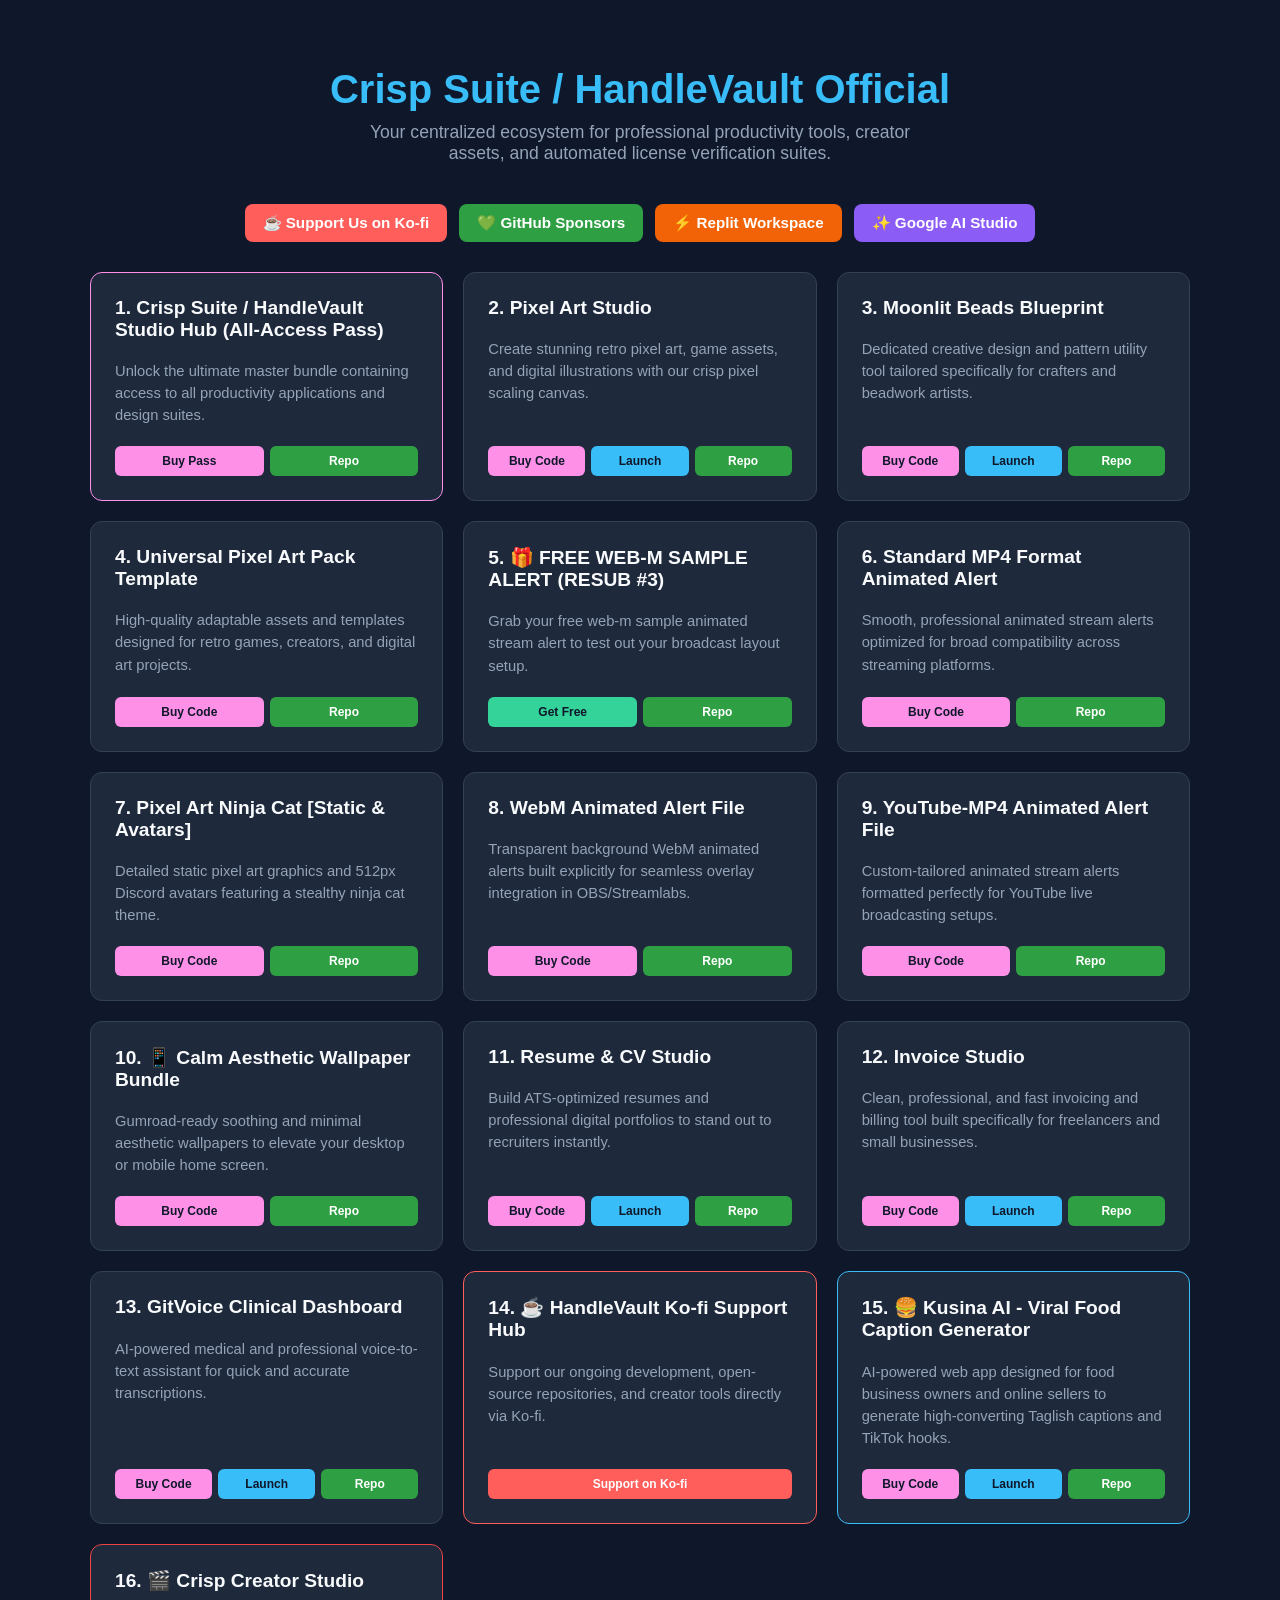
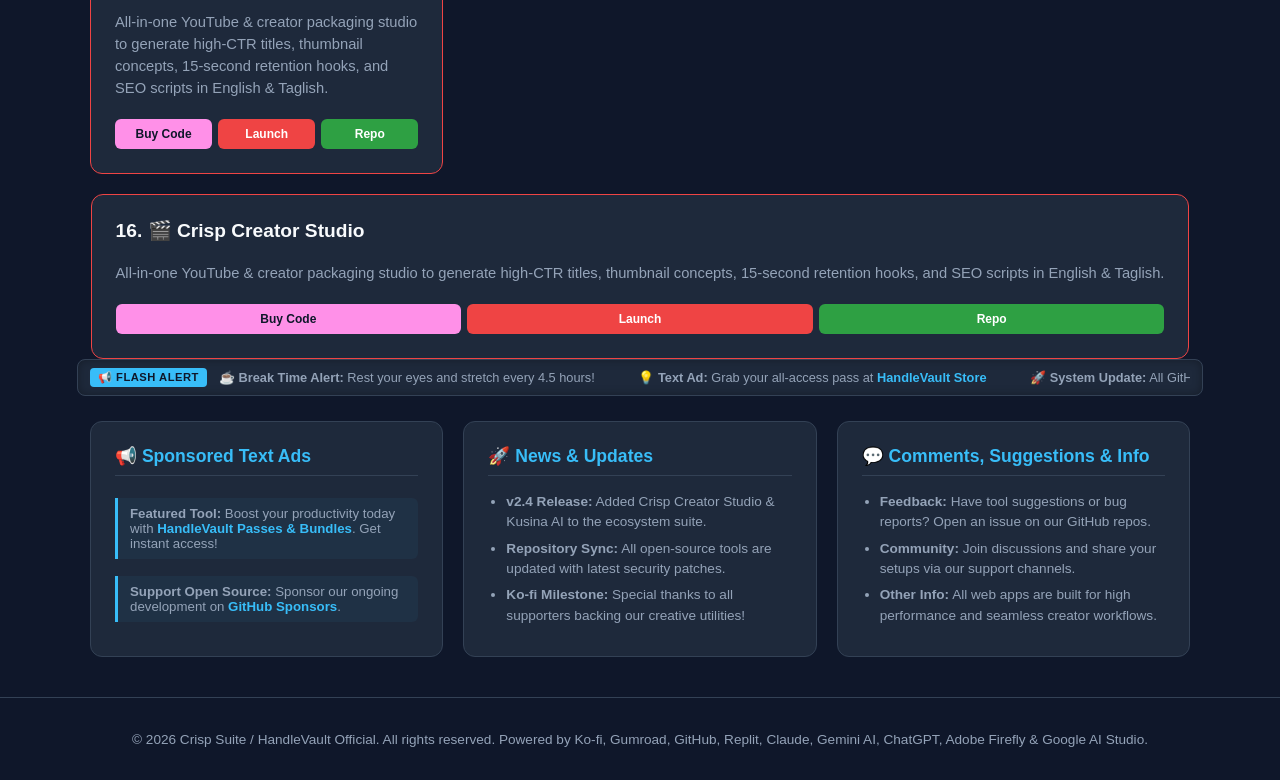
<file: index.html>
<!DOCTYPE html>
<html lang="en">
<head>
    <meta charset="UTF-8">
    <meta name="viewport" content="width=device-width, initial-scale=1.0">
    <title>Crisp Suite / HandleVault Official | Creator & Productivity Suite</title>
    <!-- Favicon Set-and-Forget (Inline SVG Shield/Vault Icon) -->
    <link rel="icon" type="image/svg+xml" href="data:image/svg+xml,<svg xmlns=%22http://www.w3.org/2000/svg%22 viewBox=%220 0 24 24%22 fill=%22%2338bdf8%22><path d=%22M12 1L3 5v6c0 5.55 3.84 10.74 9 12 5.16-1.26 9-6.45 9-12V5l-9-4zm0 10.99h7c-.53 4.12-3.28 7.79-7 8.94V12H5V6.3l7-3.11v8.8z%22/></svg>">
    <style>
        :root {
            --bg-color: #0f172a;
            --card-bg: #1e293b;
            --accent-color: #38bdf8;
            --text-color: #f8fafc;
            --text-secondary: #94a3b8;
            --border-color: #334155;
            --btn-gumroad: #ff90e8;
            --btn-github: #2ea043;
            --btn-replit: #f26207;
            --btn-ai: #8b5cf6;
            --btn-kofi: #ff5e5b;
            --btn-free: #34d399;
        }
        body {
            font-family: 'Segoe UI', Tahoma, Geneva, Verdana, sans-serif;
            background-color: var(--bg-color);
            color: var(--text-color);
            margin: 0;
            padding: 0;
            display: flex;
            flex-direction: column;
            align-items: center;
            min-height: 100vh;
        }
        header {
            text-align: center;
            padding: 40px 20px 20px;
        }
        header h1 {
            font-size: 2.5rem;
            margin-bottom: 10px;
            color: var(--accent-color);
        }
        header p {
            color: var(--text-secondary);
            font-size: 1.1rem;
            max-width: 600px;
            margin: 0 auto;
        }
        .ecosystem-nav {
            display: flex;
            gap: 12px;
            justify-content: center;
            flex-wrap: wrap;
            margin: 20px 0 30px;
            padding: 0 20px;
        }
        .nav-link {
            padding: 10px 18px;
            border-radius: 8px;
            font-weight: bold;
            text-decoration: none;
            color: white;
            font-size: 0.95rem;
            transition: opacity 0.2s;
        }
        .nav-github { background-color: var(--btn-github); }
        .nav-replit { background-color: var(--btn-replit); }
        .nav-ai { background-color: var(--btn-ai); }
        .nav-kofi { background-color: var(--btn-kofi); }
        .nav-link:hover { opacity: 0.85; }

        .container {
            max-width: 1100px;
            width: 90%;
            margin: 0 auto 20px;
            display: grid;
            grid-template-columns: repeat(auto-fit, minmax(320px, 1fr));
            gap: 20px;
        }
        .card {
            background-color: var(--card-bg);
            border: 1px solid var(--border-color);
            border-radius: 12px;
            padding: 24px;
            display: flex;
            flex-direction: column;
            justify-content: space-between;
            transition: transform 0.2s ease, border-color 0.2s ease;
        }
        .card:hover {
            transform: translateY(-4px);
            border-color: var(--accent-color);
        }
        .card h3 {
            margin-top: 0;
            font-size: 1.2rem;
            color: var(--text-color);
        }
        .card p {
            color: var(--text-secondary);
            font-size: 0.92rem;
            line-height: 1.5;
            margin-bottom: 20px;
        }
        .btn-group {
            display: flex;
            gap: 6px;
            flex-wrap: wrap;
        }
        .btn {
            flex: 1;
            min-width: 75px;
            display: inline-block;
            background-color: var(--accent-color);
            color: #0f172a;
            padding: 8px 4px;
            border-radius: 6px;
            text-decoration: none;
            font-weight: bold;
            font-size: 0.75rem;
            text-align: center;
            transition: opacity 0.2s;
        }
        .btn:hover { opacity: 0.9; }
        .btn-buy { background-color: var(--btn-gumroad); color: #0f172a; }
        .btn-free { background-color: var(--btn-free); color: #0f172a; }
        .btn-repo { background-color: #2ea043; color: #ffffff; }
        .btn-app { background-color: #38bdf8; color: #0f172a; }
        .btn-kofi { background-color: var(--btn-kofi); color: #ffffff; }

        /* Flashing / Scrolling Text Ads & Updates Bar */
        .flash-ticker-bar {
            max-width: 1100px;
            width: 90%;
            margin: 0 auto 25px;
            background-color: var(--card-bg);
            border: 1px solid var(--border-color);
            border-radius: 8px;
            padding: 8px 12px;
            display: flex;
            align-items: center;
            overflow: hidden;
            box-shadow: inset 0 0 10px rgba(0,0,0,0.3);
        }
        .flash-badge {
            background-color: var(--accent-color);
            color: #0f172a;
            font-size: 0.7rem;
            font-weight: bold;
            padding: 3px 8px;
            border-radius: 4px;
            margin-right: 12px;
            white-space: nowrap;
            text-transform: uppercase;
            letter-spacing: 0.5px;
        }
        .ticker-wrap {
            overflow: hidden;
            white-space: nowrap;
            width: 100%;
        }
        .ticker-content {
            display: inline-block;
            animation: tickerScroll 28s linear infinite;
            font-size: 0.8rem;
            color: var(--text-secondary);
        }
        .ticker-content span {
            margin-right: 40px;
        }
        .ticker-content a {
            color: var(--accent-color);
            text-decoration: none;
            font-weight: bold;
        }
        .ticker-content a:hover {
            text-decoration: underline;
        }
        @keyframes tickerScroll {
            0% { transform: translateX(100%); }
            100% { transform: translateX(-100%); }
        }

        /* Bottom Community Hub & Text Ads Section Styles */
        .bottom-hub {
            max-width: 1100px;
            width: 90%;
            margin: 0 auto 40px;
            display: grid;
            grid-template-columns: repeat(auto-fit, minmax(320px, 1fr));
            gap: 20px;
        }
        .hub-box {
            background-color: var(--card-bg);
            border: 1px solid var(--border-color);
            border-radius: 12px;
            padding: 24px;
            display: flex;
            flex-direction: column;
            justify-content: space-between;
        }
        .hub-box h3 {
            color: var(--accent-color);
            margin-top: 0;
            font-size: 1.1rem;
            margin-bottom: 16px;
            border-bottom: 1px solid var(--border-color);
            padding-bottom: 8px;
        }
        .text-ad {
            background: rgba(56, 189, 248, 0.05);
            border-left: 3px solid var(--accent-color);
            padding: 8px 12px;
            margin-bottom: 10px;
            border-radius: 0 6px 6px 0;
            font-size: 0.83rem;
            color: var(--text-secondary);
        }
        .text-ad a {
            color: var(--accent-color);
            text-decoration: none;
            font-weight: bold;
        }
        .text-ad a:hover {
            text-decoration: underline;
        }
        .hub-box ul {
            color: var(--text-secondary);
            line-height: 1.5;
            margin: 0;
            padding-left: 18px;
            font-size: 0.85rem;
        }
        .hub-box li {
            margin-bottom: 6px;
        }

        footer {
            text-align: center;
            padding: 20px;
            color: var(--text-secondary);
            font-size: 0.85rem;
            border-top: 1px solid var(--border-color);
            width: 100%;
            margin-top: auto;
        }
    </style>
</head>
<body>

    <header>
        <h1>Crisp Suite / HandleVault Official</h1>
        <p>Your centralized ecosystem for professional productivity tools, creator assets, and automated license verification suites.</p>
    </header>

    <!-- Ecosystem Developer, Funding & Support Navigation -->
    <div class="ecosystem-nav">
        <a href="https://ko-fi.com/handlevaultofficial" target="_blank" class="nav-link nav-kofi">☕ Support Us on Ko-fi</a>
        <a href="https://github.com/sponsors/handlevault-official" target="_blank" class="nav-link nav-github">💚 GitHub Sponsors</a>
        <a href="https://replit.com/@handlevault" target="_blank" class="nav-link nav-replit">⚡ Replit Workspace</a>
        <a href="https://aistudio.google.com" target="_blank" class="nav-link nav-ai">✨ Google AI Studio</a>
    </div>

    <div class="container">
        <!-- 1. HandleVault Studio Hub (All-Access Pass) -->
        <div class="card" style="border-color: var(--btn-gumroad);">
            <div>
                <h3>1. Crisp Suite / HandleVault Studio Hub (All-Access Pass)</h3>
                <p>Unlock the ultimate master bundle containing access to all productivity applications and design suites.</p>
            </div>
            <div class="btn-group">
                <a href="https://vaultkeeper117.gumroad.com/l/ztzxpg" target="_blank" class="btn btn-buy">Buy Pass</a>
                <a href="https://github.com/handlevault-official/kofi-files" target="_blank" class="btn btn-repo">Repo</a>
            </div>
        </div>

        <!-- 2. Pixel Art Studio -->
        <div class="card">
            <div>
                <h3>2. Pixel Art Studio</h3>
                <p>Create stunning retro pixel art, game assets, and digital illustrations with our crisp pixel scaling canvas.</p>
            </div>
            <div class="btn-group">
                <a href="https://vaultkeeper117.gumroad.com/l/xwzxwp" target="_blank" class="btn btn-buy">Buy Code</a>
                <a href="https://handlevault-official.github.io/crisp-pixel-studio/" target="_blank" class="btn btn-app">Launch</a>
                <a href="https://github.com/handlevault-official/crisp-pixel-studio" target="_blank" class="btn btn-repo">Repo</a>
            </div>
        </div>

        <!-- 3. Moonlit Beads Blueprint -->
        <div class="card">
            <div>
                <h3>3. Moonlit Beads Blueprint</h3>
                <p>Dedicated creative design and pattern utility tool tailored specifically for crafters and beadwork artists.</p>
            </div>
            <div class="btn-group">
                <a href="https://vaultkeeper117.gumroad.com/l/ztzxpg" target="_blank" class="btn btn-buy">Buy Code</a>
                <a href="https://handlevault-official.github.io/crisp-moonlit-beads-blueprint-studio/" target="_blank" class="btn btn-app">Launch</a>
                <a href="https://github.com/handlevault-official/crisp-moonlit-beads-blueprint-studio" target="_blank" class="btn btn-repo">Repo</a>
            </div>
        </div>

        <!-- 4. Universal Product Template (Pixel Art Pack) -->
        <div class="card">
            <div>
                <h3>4. Universal Pixel Art Pack Template</h3>
                <p>High-quality adaptable assets and templates designed for retro games, creators, and digital art projects.</p>
            </div>
            <div class="btn-group">
                <a href="https://vaultkeeper117.gumroad.com/l/xwzxwp" target="_blank" class="btn btn-buy">Buy Code</a>
                <a href="https://github.com/handlevault-official/kofi-files" target="_blank" class="btn btn-repo">Repo</a>
            </div>
        </div>

        <!-- 5. FREE WEB-M SAMPLE ALERT -->
        <div class="card">
            <div>
                <h3>5. 🎁 FREE WEB-M SAMPLE ALERT (RESUB #3)</h3>
                <p>Grab your free web-m sample animated stream alert to test out your broadcast layout setup.</p>
            </div>
            <div class="btn-group">
                <a href="https://vaultkeeper117.gumroad.com/l/copzec" target="_blank" class="btn btn-free">Get Free</a>
                <a href="https://github.com/handlevault-official/kofi-files" target="_blank" class="btn btn-repo">Repo</a>
            </div>
        </div>

        <!-- 6. Standard MP4 Format Animated Alert -->
        <div class="card">
            <div>
                <h3>6. Standard MP4 Format Animated Alert</h3>
                <p>Smooth, professional animated stream alerts optimized for broad compatibility across streaming platforms.</p>
            </div>
            <div class="btn-group">
                <a href="https://vaultkeeper117.gumroad.com/l/dkmedq" target="_blank" class="btn btn-buy">Buy Code</a>
                <a href="https://github.com/handlevault-official/kofi-files" target="_blank" class="btn btn-repo">Repo</a>
            </div>
        </div>

        <!-- 7. Pixel Art Ninja Cat -->
        <div class="card">
            <div>
                <h3>7. Pixel Art Ninja Cat [Static & Avatars]</h3>
                <p>Detailed static pixel art graphics and 512px Discord avatars featuring a stealthy ninja cat theme.</p>
            </div>
            <div class="btn-group">
                <a href="https://vaultkeeper117.gumroad.com/l/lhhxej" target="_blank" class="btn btn-buy">Buy Code</a>
                <a href="https://github.com/handlevault-official/kofi-files" target="_blank" class="btn btn-repo">Repo</a>
            </div>
        </div>

        <!-- 8. WebM Animated Alert File -->
        <div class="card">
            <div>
                <h3>8. WebM Animated Alert File</h3>
                <p>Transparent background WebM animated alerts built explicitly for seamless overlay integration in OBS/Streamlabs.</p>
            </div>
            <div class="btn-group">
                <a href="https://vaultkeeper117.gumroad.com/l/fanvlu" target="_blank" class="btn btn-buy">Buy Code</a>
                <a href="https://github.com/handlevault-official/kofi-files" target="_blank" class="btn btn-repo">Repo</a>
            </div>
        </div>

        <!-- 9. YouTube-MP4 Animated Alert File -->
        <div class="card">
            <div>
                <h3>9. YouTube-MP4 Animated Alert File</h3>
                <p>Custom-tailored animated stream alerts formatted perfectly for YouTube live broadcasting setups.</p>
            </div>
            <div class="btn-group">
                <a href="https://vaultkeeper117.gumroad.com/l/aihkjh" target="_blank" class="btn btn-buy">Buy Code</a>
                <a href="https://github.com/handlevault-official/kofi-files" target="_blank" class="btn btn-repo">Repo</a>
            </div>
        </div>

        <!-- 10. Calm Aesthetic Wallpaper Bundle -->
        <div class="card">
            <div>
                <h3>10. 📱 Calm Aesthetic Wallpaper Bundle</h3>
                <p>Gumroad-ready soothing and minimal aesthetic wallpapers to elevate your desktop or mobile home screen.</p>
            </div>
            <div class="btn-group">
                <a href="https://vaultkeeper117.gumroad.com/l/echfl" target="_blank" class="btn btn-buy">Buy Code</a>
                <a href="https://github.com/handlevault-official/kofi-files" target="_blank" class="btn btn-repo">Repo</a>
            </div>
        </div>

        <!-- 11. Resume & CV Studio App Hub -->
        <div class="card">
            <div>
                <h3>11. Resume & CV Studio</h3>
                <p>Build ATS-optimized resumes and professional digital portfolios to stand out to recruiters instantly.</p>
            </div>
            <div class="btn-group">
                <a href="https://vaultkeeper117.gumroad.com/l/ztzxpg" target="_blank" class="btn btn-buy">Buy Code</a>
                <a href="https://handlevault-official.github.io/crisp-resume-CV-studio/" target="_blank" class="btn btn-app">Launch</a>
                <a href="https://github.com/handlevault-official/crisp-resume-CV-studio" target="_blank" class="btn btn-repo">Repo</a>
            </div>
        </div>

        <!-- 12. Invoice Studio App Hub -->
        <div class="card">
            <div>
                <h3>12. Invoice Studio</h3>
                <p>Clean, professional, and fast invoicing and billing tool built specifically for freelancers and small businesses.</p>
            </div>
            <div class="btn-group">
                <a href="https://vaultkeeper117.gumroad.com/l/ztzxpg" target="_blank" class="btn btn-buy">Buy Code</a>
                <a href="https://handlevault-official.github.io/crisp-invoice-studio" target="_blank" class="btn btn-app">Launch</a>
                <a href="https://github.com/handlevault-official/crisp-invoice-studio" target="_blank" class="btn btn-repo">Repo</a>
            </div>
        </div>

        <!-- 13. GitVoice Clinical Dashboard Hub -->
        <div class="card">
            <div>
                <h3>13. GitVoice Clinical Dashboard</h3>
                <p>AI-powered medical and professional voice-to-text assistant for quick and accurate transcriptions.</p>
            </div>
            <div class="btn-group">
                <a href="https://vaultkeeper117.gumroad.com/l/ztzxpg" target="_blank" class="btn btn-buy">Buy Code</a>
                <a href="https://handlevault-official.github.io/gitvoice-clinical-dashboard/" target="_blank" class="btn btn-app">Launch</a>
                <a href="https://github.com/handlevault-official/gitvoice-clinical-dashboard" target="_blank" class="btn btn-repo">Repo</a>
            </div>
        </div>

        <!-- 14. HandleVault Official Ko-fi Support Hub -->
        <div class="card" style="border-color: var(--btn-kofi);">
            <div>
                <h3>14. ☕ HandleVault Ko-fi Support Hub</h3>
                <p>Support our ongoing development, open-source repositories, and creator tools directly via Ko-fi.</p>
            </div>
            <div class="btn-group">
                <a href="https://ko-fi.com/handlevaultofficial" target="_blank" class="btn btn-kofi" style="width: 100%;">Support on Ko-fi</a>
            </div>
        </div>
        
        <!-- 15. Kusina AI - Viral Food Caption Generator -->
        <div class="card" style="border-color: var(--accent-color);">
            <div>
                <h3>15. 🍔 Kusina AI - Viral Food Caption Generator</h3>
                <p>AI-powered web app designed for food business owners and online sellers to generate high-converting Taglish captions and TikTok hooks.</p>
            </div>
            <div class="btn-group">
                <a href="https://vaultkeeper117.gumroad.com/l/ztzxpg" target="_blank" class="btn btn-buy">Buy Code</a>
                <a href="https://handlevault-official.github.io/kusina-ai/" target="_blank" class="btn btn-app">Launch</a>
                <a href="https://github.com/handlevault-official/kusina-ai" target="_blank" class="btn btn-repo">Repo</a>
            </div>
        </div>

        <!-- 16. Crisp Creator Studio -->
        <div class="card" style="border-color: #ef4444;">
            <div>
                <h3>16. 🎬 Crisp Creator Studio</h3>
                <p>All-in-one YouTube & creator packaging studio to generate high-CTR titles, thumbnail concepts, 15-second retention hooks, and SEO scripts in English & Taglish.</p>
            </div>
            <div class="btn-group">
                <a href="https://vaultkeeper117.gumroad.com/l/ztzxpg" target="_blank" class="btn btn-buy">Buy Code</a>
                <a href="https://handlevault-official.github.io/crisp-creator-studio/" target="_blank" class="btn btn-app" style="background-color: #ef4444; color: white;">Launch</a>
                <a href="https://github.com/handlevault-official/crisp-creator-studio" target="_blank" class="btn btn-repo">Repo</a>
            </div>
        </div>
    </div> <!-- Katapusan ng .container grid -->

    <!-- 16. Crisp Creator Studio -->
        <div class="card" style="border-color: #ef4444;">
            <div>
                <h3>16. 🎬 Crisp Creator Studio</h3>
                <p>All-in-one YouTube & creator packaging studio to generate high-CTR titles, thumbnail concepts, 15-second retention hooks, and SEO scripts in English & Taglish.</p>
            </div>
            <div class="btn-group">
                <a href="https://vaultkeeper117.gumroad.com/l/ztzxpg" target="_blank" class="btn btn-buy">Buy Code</a>
                <a href="https://handlevault-official.github.io/crisp-creator-studio/" target="_blank" class="btn btn-app" style="background-color: #ef4444; color: white;">Launch</a>
                <a href="https://github.com/handlevault-official/crisp-creator-studio" target="_blank" class="btn btn-repo">Repo</a>
            </div>
        </div>
    </div> <!-- Katapusan ng .container grid -->

    <!-- Live Flashing Text Ads & Updates Ticker Bar -->
    <div class="flash-ticker-bar">
        <div class="flash-badge">📢 FLASH ALERT</div>
        <div class="ticker-wrap">
            <div class="ticker-content">
                <span>☕ <strong>Break Time Alert:</strong> Rest your eyes and stretch every 4.5 hours!</span>
                <span>💡 <strong>Text Ad:</strong> Grab your all-access pass at <a href="https://vaultkeeper117.gumroad.com" target="_blank">HandleVault Store</a></span>
                <span>🚀 <strong>System Update:</strong> All GitHub & Replit repos synchronized successfully!</span>
                <span>💬 <strong>Tip:</strong> Open issues or suggestions via our GitHub support channels.</span>
            </div>
        </div>
    </div>

    <!-- All-in-One Bottom Hub: Text Ads, News, Updates, Comments & Suggestions -->
    <div class="bottom-hub">
        <!-- Text Ads Box -->
        <div class="hub-box">
            <h3>📢 Sponsored Text Ads</h3>
            <div class="text-ad">
                <strong>Featured Tool:</strong> Boost your productivity today with <a href="https://vaultkeeper117.gumroad.com" target="_blank">HandleVault Passes & Bundles</a>. Get instant access!
            </div>
            <div class="text-ad">
                <strong>Support Open Source:</strong> Sponsor our ongoing development on <a href="https://github.com/sponsors/handlevault-official" target="_blank">GitHub Sponsors</a>.
            </div>
        </div>

        <!-- News & Updates Box -->
        <div class="hub-box">
            <h3>🚀 News & Updates</h3>
            <ul>
                <li><strong>v2.4 Release:</strong> Added Crisp Creator Studio & Kusina AI to the ecosystem suite.</li>
                <li><strong>Repository Sync:</strong> All open-source tools are updated with latest security patches.</li>
                <li><strong>Ko-fi Milestone:</strong> Special thanks to all supporters backing our creative utilities!</li>
            </ul>
        </div>

        <!-- Comments, Suggestions & Info Box -->
        <div class="hub-box">
            <h3>💬 Comments, Suggestions & Info</h3>
            <ul>
                <li><strong>Feedback:</strong> Have tool suggestions or bug reports? Open an issue on our GitHub repos.</li>
                <li><strong>Community:</strong> Join discussions and share your setups via our support channels.</li>
                <li><strong>Other Info:</strong> All web apps are built for high performance and seamless creator workflows.</li>
            </ul>
        </div>
    </div>
    
    <footer>
        <p>&copy; 2026 Crisp Suite / HandleVault Official. All rights reserved. Powered by Ko-fi, Gumroad, GitHub, Replit, Claude, Gemini AI, ChatGPT, Adobe Firefly & Google AI Studio.</p>
    </footer>

    <!-- I-link mo dito ang repo.js -->
    <script src="repo.js"></script>
</body>
</html>
</file>
